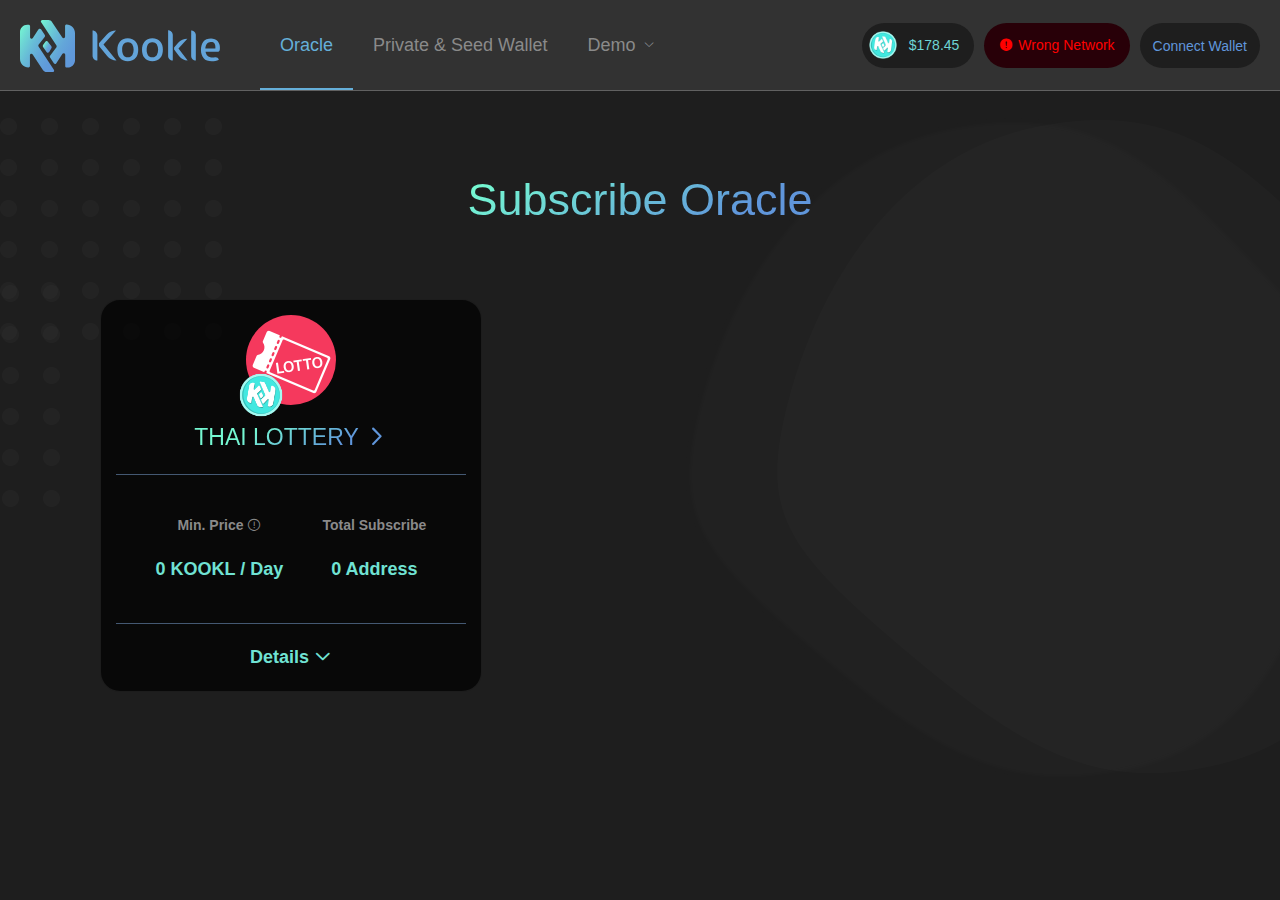
<file: index.html>
<!DOCTYPE html><html lang=en><head><meta charset=utf-8><meta http-equiv=X-UA-Compatible content="IE=edge"><meta name=viewport content="width=device-width,initial-scale=1"><link rel=icon href=/favicon.ico><title>KOOKLE</title><link href=/assets/css/subscribe-oracle.00f35f59.css rel=prefetch><link href=/assets/js/subscribe-oracle.91253ed6.js rel=prefetch><link href=/assets/css/app.50506823.css rel=preload as=style><link href=/assets/css/chunk-vendors.c7f9e8f9.css rel=preload as=style><link href=/assets/js/app.20d4a24a.js rel=preload as=script><link href=/assets/js/chunk-vendors.0492a682.js rel=preload as=script><link href=/assets/css/chunk-vendors.c7f9e8f9.css rel=stylesheet><link href=/assets/css/app.50506823.css rel=stylesheet></head><body><noscript><strong>We're sorry but property-booking-web doesn't work properly without JavaScript enabled. Please enable it to continue.</strong></noscript><div id=app></div><script src=/assets/js/chunk-vendors.0492a682.js></script><script src=/assets/js/app.20d4a24a.js></script></body></html>
</file>
